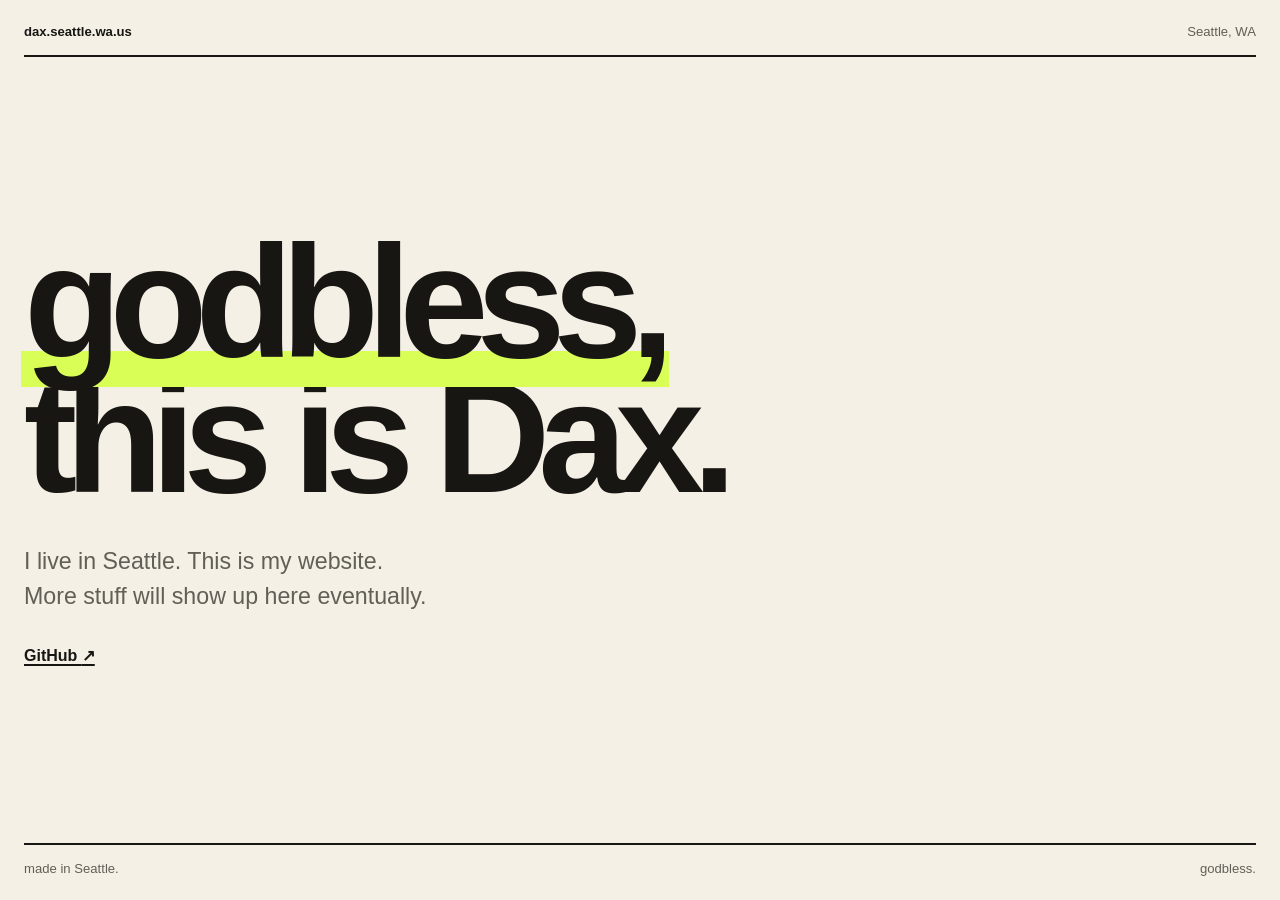
<file: index.html>
<!doctype html>
<html lang="en">
  <head>
    <meta charset="utf-8" />
    <meta name="viewport" content="width=device-width, initial-scale=1" />
    <meta name="theme-color" content="#f4f0e6" />
    <meta
      name="description"
      content="Godbless, this is Dax. I live in Seattle. This is my website."
    />

    <meta property="og:title" content="Dax — Seattle" />
    <meta
      property="og:description"
      content="Godbless, this is Dax. I live in Seattle. This is my website."
    />
    <meta property="og:type" content="website" />
    <meta property="og:url" content="https://dax.seattle.wa.us/" />

    <title>Dax — Seattle</title>
    <link rel="icon" href="favicon.svg" type="image/svg+xml" />
    <link rel="stylesheet" href="styles.css" />
  </head>
  <body>
    <div class="page">
      <header class="masthead">
        <a class="site-name" href="/">dax.seattle.wa.us</a>
        <p>Seattle, WA</p>
      </header>

      <main class="hero" aria-labelledby="hero-title">
        <h1 id="hero-title"><span>godbless,</span><br />this is Dax.</h1>
        <p class="intro">
          I live in Seattle. This is my website.<br />
          More stuff will show up here eventually.
        </p>
        <a class="outbound" href="https://github.com/redaxed">GitHub <span aria-hidden="true">↗</span></a>
      </main>

      <footer>
        <p>made in Seattle.</p>
        <p>godbless.</p>
      </footer>
    </div>
  </body>
</html>
</file>
<file: styles.css>
:root {
  color-scheme: light;
  --paper: #f4f0e6;
  --ink: #171612;
  --muted: #625f56;
  --accent: #d9ff57;
}

* {
  box-sizing: border-box;
}

html {
  min-width: 320px;
  background: var(--paper);
}

body {
  min-height: 100svh;
  margin: 0;
  color: var(--ink);
  background: var(--paper);
  font-family:
    Arial, Helvetica, ui-sans-serif, -apple-system, BlinkMacSystemFont, "Segoe UI",
    sans-serif;
  -webkit-font-smoothing: antialiased;
}

a {
  color: inherit;
}

.page {
  display: grid;
  grid-template-rows: auto 1fr auto;
  width: min(calc(100% - 3rem), 78rem);
  min-height: 100svh;
  margin-inline: auto;
  padding-block: 1.5rem;
}

.masthead,
footer {
  display: flex;
  align-items: center;
  justify-content: space-between;
  gap: 1rem;
  font-size: 0.82rem;
}

.masthead {
  padding-bottom: 1rem;
  border-bottom: 2px solid var(--ink);
}

.masthead p,
footer p {
  margin: 0;
}

.masthead p {
  color: var(--muted);
}

.site-name {
  font-weight: 700;
  text-decoration: none;
}

.hero {
  align-self: center;
  padding-block: clamp(4rem, 12vh, 8rem);
}

h1 {
  max-width: 9ch;
  margin: 0;
  font-size: clamp(4rem, 12.5vw, 10rem);
  font-weight: 800;
  letter-spacing: -0.075em;
  line-height: 0.84;
  text-wrap: balance;
}

h1 > span {
  position: relative;
  z-index: 0;
  white-space: nowrap;
}

h1 > span::after {
  position: absolute;
  right: -0.04em;
  bottom: 0.03em;
  left: -0.02em;
  z-index: -1;
  height: 0.22em;
  background: var(--accent);
  content: "";
}

.intro {
  max-width: 38rem;
  margin: 2.5rem 0 0;
  color: var(--muted);
  font-size: clamp(1.05rem, 2.4vw, 1.45rem);
  line-height: 1.5;
}

.outbound,
.inline-link {
  text-underline-offset: 0.18em;
  text-decoration-thickness: 2px;
}

.outbound {
  display: inline-block;
  margin-top: 2rem;
  font-size: 1rem;
  font-weight: 700;
}

.outbound:hover,
.inline-link:hover {
  text-decoration-color: var(--accent);
  text-decoration-thickness: 0.35em;
}

footer {
  padding-top: 1rem;
  border-top: 2px solid var(--ink);
  color: var(--muted);
}

@media (max-width: 640px) {
  .page {
    width: calc(100% - 2rem);
    padding-block: 1rem;
  }

  .hero {
    padding-block: 4rem;
  }

  h1 {
    font-size: clamp(3.8rem, 20vw, 6rem);
  }

  .intro {
    margin-top: 2rem;
  }
}
</file>
